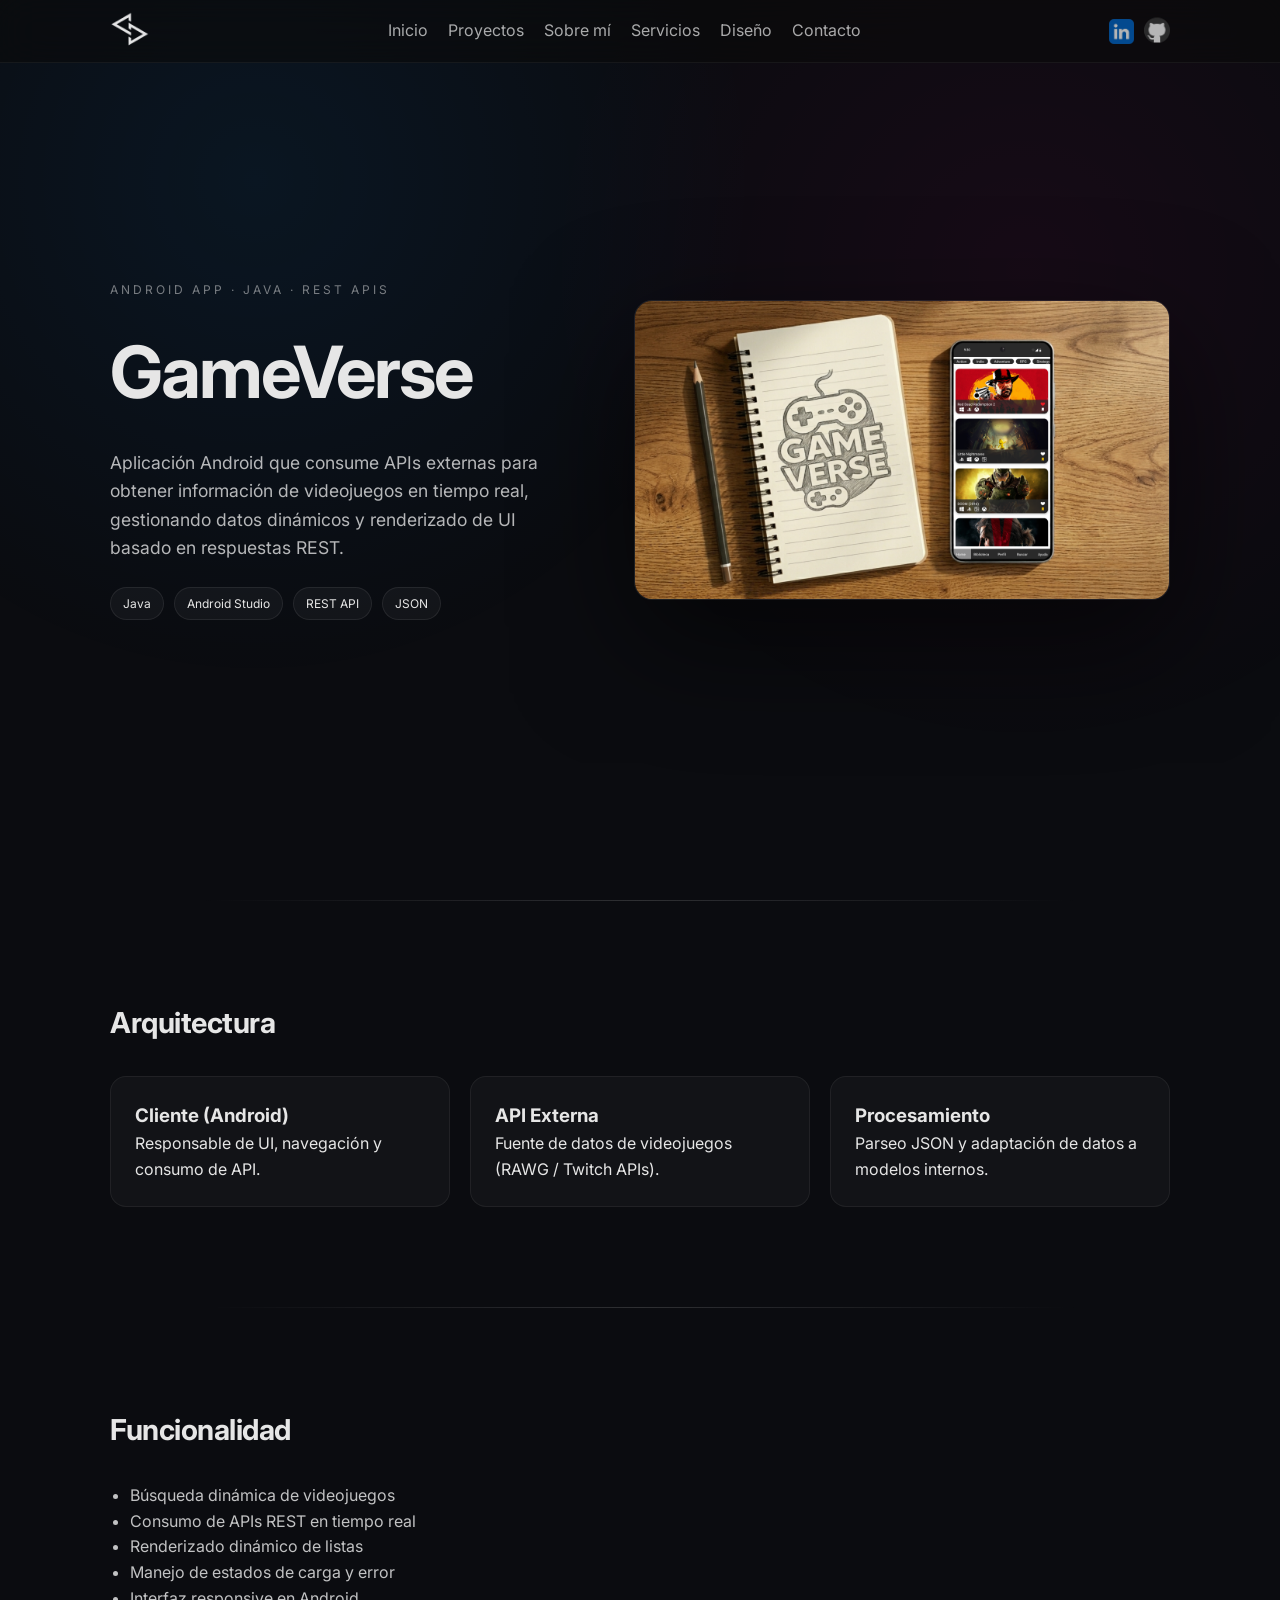
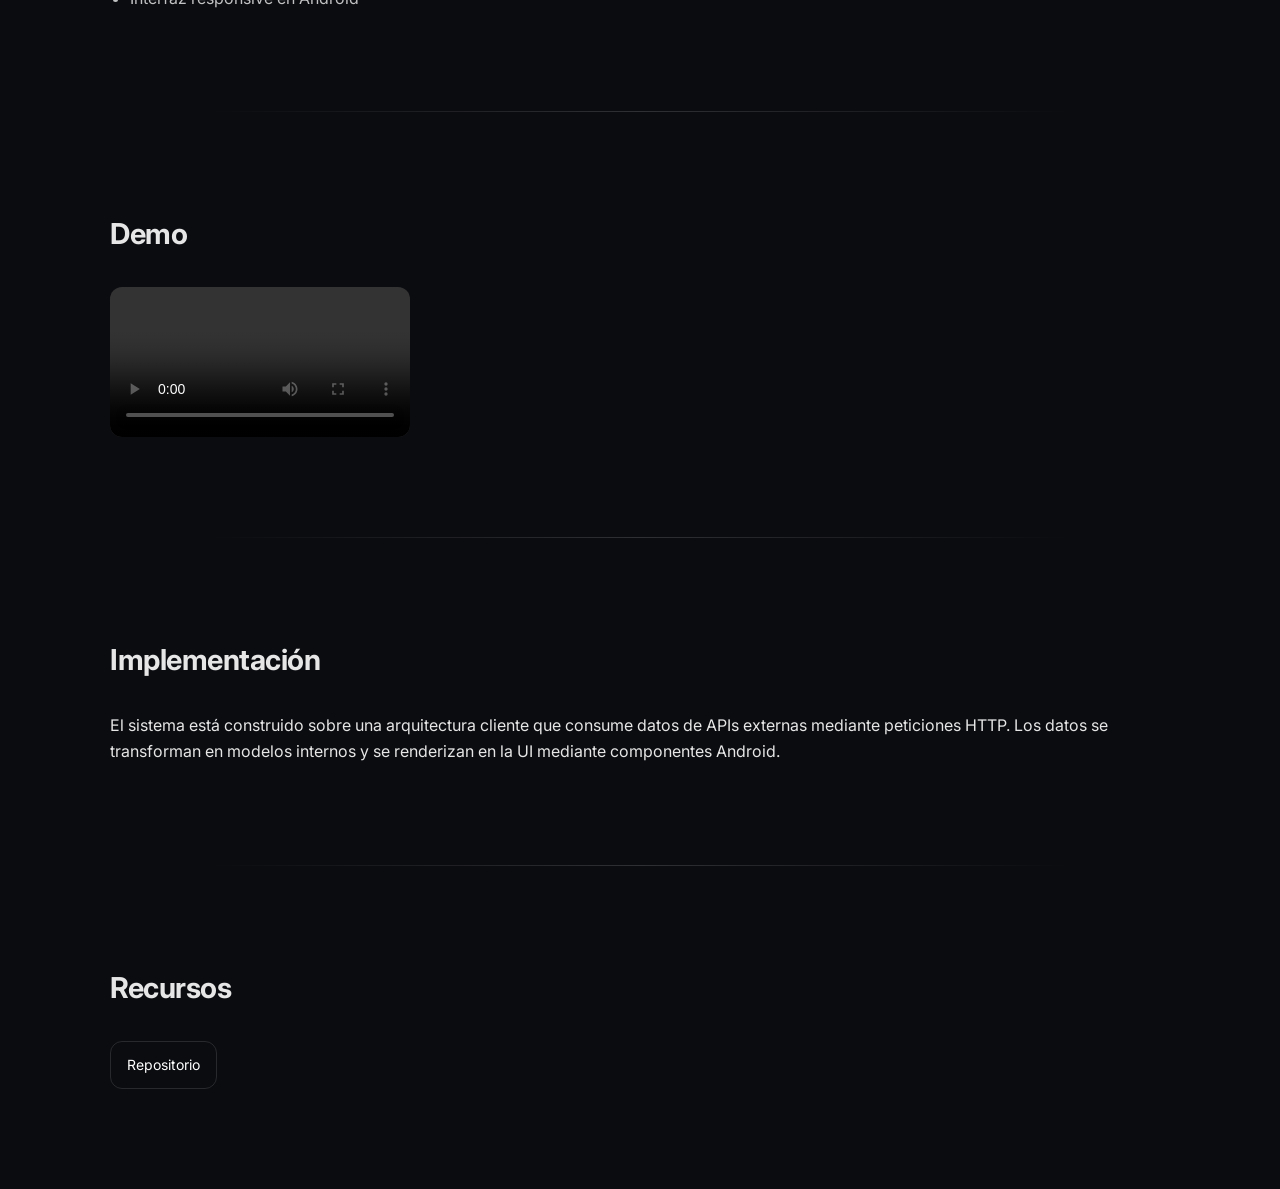
<file: gameverse.html>
<!DOCTYPE html>
<html lang="es">
<head>
    <meta charset="UTF-8">
    <meta name="viewport" content="width=device-width, initial-scale=1.0">
    <title>GameVerse - Proyecto</title>

    <link rel="icon" href="assets/img/logo.png" type="image/png">
    <link rel="stylesheet" href="css/styleprojects.css">
    <link rel="stylesheet" href="css/styles.css">
    <link href="https://fonts.googleapis.com/css2?family=Inter:wght@300;400;500;600&display=swap" rel="stylesheet">
</head>

<body>

<!-- NAVBAR -->
<header class="navbar">
    <div class="container nav-container">

        <div class="logo">
            <img src="assets/img/logo.png" alt="Logo">
        </div>

        <nav class="nav-menu">
            <a href="index.html#inicio">Inicio</a>
            <a href="index.html#projects">Proyectos</a>
            <a href="index.html#about">Sobre mí</a>
            <a href="index.html#services">Servicios</a>
            <a href="index.html#design">Diseño</a>
            <a href="index.html#contact">Contacto</a>
        </nav>

        <div class="nav-social">
            <a href="https://www.linkedin.com/in/carlos-duran-6600993ba/"><img src="assets/img/linkedin.png"></a>
            <a href="https://github.com/CarlosDF3?tab=overview&from=2026-04-01&to=2026-04-08"><img src="assets/img/github.png" class="github"></a>
        </div>

    </div>
</header>

<!-- HERO -->
<section class="hero container">

    <div class="hero-info">

        <div class="meta">
            Android App · Java · REST APIs
        </div>

        <h1>GameVerse</h1>

        <p class="desc">
            Aplicación Android que consume APIs externas para obtener información de videojuegos en tiempo real,
            gestionando datos dinámicos y renderizado de UI basado en respuestas REST.
        </p>

        <div class="stack">
            <span>Java</span>
            <span>Android Studio</span>
            <span>REST API</span>
            <span>JSON</span>
        </div>

    </div>

    <div class="hero-preview">
        <img class="hero-bg" src="assets/img/gameverse.png" alt="Vista previa de GameVerse">
    </div>

</section>

<!-- ARQUITECTURA -->
<section class="section container">

    <h2>Arquitectura</h2>

    <div class="grid">

        <div class="box">
            <h3>Cliente (Android)</h3>
            <p>Responsable de UI, navegación y consumo de API.</p>
        </div>

        <div class="box">
            <h3>API Externa</h3>
            <p>Fuente de datos de videojuegos (RAWG / Twitch APIs).</p>
        </div>

        <div class="box">
            <h3>Procesamiento</h3>
            <p>Parseo JSON y adaptación de datos a modelos internos.</p>
        </div>

    </div>

</section>

<!-- FUNCIONALIDAD -->
<section class="section container">

    <h2>Funcionalidad</h2>

    <ul class="list">
        <li>Búsqueda dinámica de videojuegos</li>
        <li>Consumo de APIs REST en tiempo real</li>
        <li>Renderizado dinámico de listas</li>
        <li>Manejo de estados de carga y error</li>
        <li>Interfaz responsive en Android</li>
    </ul>

</section>

<!-- DEMO -->
<section id="demo" class="section container">

    <h2>Demo</h2>

    <div class="demo-box">
        <video controls class="videoverse">
            <source src="assets/img/demo_verse.mp4" type="video/mp4">
        </video>
    </div>

</section>

<!-- IMPLEMENTACIÓN -->
<section class="section container">

    <h2>Implementación</h2>

    <p class="text">
        El sistema está construido sobre una arquitectura cliente que consume datos de APIs externas mediante
        peticiones HTTP. Los datos se transforman en modelos internos y se renderizan en la UI mediante componentes
        Android.
    </p>

</section>

<!-- LINKS -->
<section class="section container">

    <h2>Recursos</h2>

    <div class="buttons">
        <a href="https://github.com/CarlosDF3/Game-Verse" class="btn">Repositorio</a>
    </div>

</section>

</body>
</html>
</file>
<file: css/styleprojects.css>
* {
    margin: 0;
    padding: 0;
    box-sizing: border-box;
}

body {
    font-family: Inter, sans-serif;
    background: #0a0a0a;
    color: #eaeaea;
    line-height: 1.6;
}

/* ===== CONTAINER ===== */
.container {
    max-width: 1100px;
    margin: auto;
    padding: 100px 20px;
}

/* ===== BACKGROUND LAYER ===== */
body::before {
    content: "";
    position: fixed;
    inset: 0;
    background:
        radial-gradient(circle at 20% 20%, rgba(0, 140, 255, 0.08), transparent 40%),
        radial-gradient(circle at 80% 30%, rgba(255, 0, 150, 0.05), transparent 40%);
    z-index: -1;
}

/* ===== HERO ===== */
.hero {
    display: grid;
    grid-template-columns: 1.3fr 0.7fr;
    gap: 60px;
    align-items: center;
    min-height: 90vh;
}

/* ===== TEXTO HERO ===== */
.hero h1 {
    font-size: 5rem;
    font-weight: 700;
    letter-spacing: -2px;
}

.meta {
    font-size: 12px;
    letter-spacing: 3px;
    opacity: 0.5;
    text-transform: uppercase;
}

.desc {
    margin-top: 20px;
    font-size: 1.1rem;
    max-width: 520px;
    color: rgba(255,255,255,0.7);
}

/* ===== STACK ===== */
.stack {
    margin-top: 25px;
    display: flex;
    flex-wrap: wrap;
    gap: 10px;
}

.stack span {
    font-size: 12px;
    padding: 6px 12px;
    border-radius: 999px;
    background: rgba(255,255,255,0.04);
    border: 1px solid rgba(255,255,255,0.08);
}

/* ===== HERO PREVIEW (IMAGEN) ===== */
.hero-preview {
    display: flex;
    justify-content: center;
    align-items: center;
}

.hero-bg {
    width: 100%;
    max-width: 600px;
    height: auto;

    object-fit: cover;

    border-radius: 18px;
    border: 1px solid rgba(255,255,255,0.08);
    box-shadow: 0 40px 120px rgba(0,0,0,0.6);

    transition: transform 0.4s ease;
}

/* opcional: micro efecto pro */
.hero-preview:hover .hero-bg {
    transform: translateY(-6px);
}

/* ===== SECTIONS ===== */
.section h2 {
    font-size: 1.8rem;
    margin-bottom: 30px;
    letter-spacing: -0.5px;
}

/* ===== GRID ===== */
.grid {
    display: grid;
    grid-template-columns: repeat(3, 1fr);
    gap: 20px;
}

.box {
    padding: 24px;
    border-radius: 16px;
    background: rgba(255,255,255,0.03);
    border: 1px solid rgba(255,255,255,0.06);
    transition: 0.3s;
}

.box:hover {
    transform: translateY(-6px);
    border-color: rgba(255,255,255,0.2);
}

.demo-box video {
    width: 50%;
    max-width: 600px;
    height: auto;
    border-radius: 12px;
    display: block;
}

.demo-box .videoverse {
    width: 30%;
    max-width: 300px;
    height: auto;
}

/* ===== LIST ===== */
.list {
    padding-left: 20px;
    color: rgba(255,255,255,0.75);
}

/* ===== BUTTONS ===== */
.btn {
    display: inline-block;
    padding: 12px 18px;
    border-radius: 12px;
    border: 1px solid rgba(255,255,255,0.12);
    text-decoration: none;
    color: white;
    transition: 0.3s;
}

.btn:hover {
    transform: translateY(-3px);
    border-color: rgba(255,255,255,0.3);
}

.primary {
    background: white;
    color: black;
}
</file>
<file: css/styles.css>
* {
    margin: 0;
    padding: 0;
    box-sizing: border-box;
}

body {
    font-family: Inter, sans-serif;
    background: #0b0c10;
    color: #e6e6e6;
    line-height: 1.6;
}

.clic {
    cursor: pointer;
}

/* =====================
   CONTAINER
===================== */
.container {
    max-width: 1100px;
    margin: auto;
    padding: 100px 20px;
}

/* =====================
   NAVBAR
===================== */
.navbar {
    position: fixed;
    top: 0;
    width: 100%;
    height: 7%;
    background: rgba(10,10,10,0.6);
    backdrop-filter: blur(20px);
    border-bottom: 1px solid rgba(255,255,255,0.05);
    z-index: 1000;
}

.nav-container {
    display: flex;
    height: 100%;
    justify-content: space-between;
    align-items: center;
    padding: 14px 20px;
}

.nav-menu {
    display: flex;
    gap: 20px;
}

.nav-menu a {
    color: rgba(255,255,255,0.65);
    text-decoration: none;
    font-size: 16px;
    transition: 0.25s;
}

.nav-menu a:hover {
    color: white;
}

.nav-social {
    display: flex;
    align-items: center;
}

.nav-social img {
    display: block;
    height: 25px;
    margin-left: 10px;
    opacity: 0.7;
    transition: 0.25s;
}

.nav-social img.github {
    transform: translateY(-1.5px);
}


.nav-social img:hover {
    opacity: 1;
}

.logo img {
    height: 40px;
    width: auto;
    opacity: 0.9;
    transition: 0.3s;
    display: block;
}

.logo img:hover {
    opacity: 1;
    transform: scale(1.05);
}

/* =====================
   HERO
===================== */
.hero {
    min-height: 100vh;
    display: flex;
    align-items: center;
}

.hero-grid {
    display: grid;
    grid-template-columns: 1.2fr 0.8fr;
    gap: 60px;
    align-items: center;
}

/* LEFT */
.hero-meta {
    font-size: 12px;
    letter-spacing: 3px;
    color: rgba(255,255,255,0.4);
    text-transform: uppercase;
}

.hero h1 {
    font-size: 4.5rem;
    letter-spacing: -2px;
    margin: 15px 0;
}

.hero-subtitle {
    font-size: 1.1rem;
    color: rgba(255,255,255,0.7);
    max-width: 520px;
}

/* BUTTONS */
.hero-buttons {
    margin-top: 25px;
    display: flex;
    gap: 12px;
}

.btn {
    padding: 12px 16px;
    border-radius: 12px;
    border: 1px solid rgba(255,255,255,0.12);
    color: white;
    text-decoration: none;
    font-size: 14px;
    transition: 0.3s;
    cursor: pointer;
}

.btn:hover {
    background: white;
    color: black;
    transform: translateY(-3px);
    border-color: rgba(255,255,255,0.3);
}

.primary {
    background: white;
    color: black;
}

.design-btn {
    margin-top: 20px;
}

/* RIGHT STACK */
.hero-right {
    display: flex;
    justify-content: center;
    align-items: center;
    position: relative;
}

.hero-logo-wrapper {
    position: relative;
    display: inline-block;
}

.logo-base {
    width: 260px;
    height: auto;
    display: block;
}
.hero-logo {
    width: 400px;
    height: auto;
    display: block;

    filter: drop-shadow(0 0 6px rgba(228, 244, 255, 0.795))
            drop-shadow(0 0 14px rgba(70, 155, 212, 0.815));

    opacity: 0.65;
    transition: 0.3s ease;
}

.hero-logo-wrapper::after {
    content: "";
    position: absolute;
    top: 0;
    left: -60%;
    width: 50%;
    height: 100%;

    background: linear-gradient(
        120deg,
        transparent,
        rgba(255, 240, 180, 0.25),
        transparent
    );

    transform: skewX(-20deg);
    opacity: 0;

    
    mask-image: url("assets/img/logo.png");
    mask-repeat: no-repeat;
    mask-size: contain;
    mask-position: center;

    -webkit-mask-image: url("assets/img/logo.png");
    -webkit-mask-repeat: no-repeat;
    -webkit-mask-size: contain;
    -webkit-mask-position: center;
}

.hero-logo-wrapper:hover::after {
    opacity: 1;
    animation: shine 0.8s ease;
}

@keyframes shine {
    0% {
        left: -60%;
    }
    100% {
        left: 120%;
    }
}


/* =====================
   SECTIONS
===================== */
.section {
    position: relative;
}

/* line */
.section::before {
    content: "";
    position: absolute;
    top: 0;
    left: 50%;
    transform: translateX(-50%);
    width: 80%;
    height: 1px;

    background: linear-gradient(
        to right,
        transparent,
        rgba(255,255,255,0.15),
        transparent
    );

    box-shadow: 0 0 10px rgba(255,255,255,0.08);
}

.section-head h2 {
    font-size: 2rem;
    margin-bottom: 20px;
}

.section-head p {
    color: rgba(255,255,255,0.6);
}

/* =====================
   PROJECTS
===================== */
.projects-grid {
    display: grid;
    grid-template-columns: repeat(3, 1fr);
    gap: 20px;
    margin-top: 40px;
}

.project-card {
    position: relative;
    overflow: hidden;
    padding: 22px;
    border-radius: 16px;
    background: rgba(255,255,255,0.03);
    border: 1px solid rgba(255,255,255,0.06);
    text-decoration: none;
    color: white;
    transition: 0.3s;
    z-index: 0;
}

.project-image {
    position: absolute;
    left: 50%;
    top: 100%;

    width: 100%;
    height: 100%;

    transform: translate(-50%, 0);
    opacity: 0;

    background-size: cover;
    background-position: center;

    border-radius: 12px;

    transition: all 0.5s ease;
    pointer-events: none;

    z-index: 2;
}

.project-card:hover .project-image {
    top: 50%;
    transform: translate(-50%, -50%);
    opacity: 1;
}

.project-card > *:not(.project-image) {
    position: relative;
    z-index: 3;
}
.project-card:nth-child(1) .project-image {
    background-image: url("../assets/img/gameverse.png");
}

.project-card:nth-child(2) .project-image {
    background-image: url("../assets/img/projectevent.png");
}

.project-card:nth-child(3) .project-image {
    background-image: url("../assets/img/gameapp.png");
}

.project-card:hover {
    transform: translateY(-6px);
    border-color: rgba(255,255,255,0.2);
}

.project-tag {
    font-size: 11px;
    letter-spacing: 2px;
    color: rgba(255,255,255,0.4);
    margin-bottom: 10px;
}

/* =====================
   ABOUT
===================== */
.about-grid {
    display: grid;
    grid-template-columns: 1fr 1.5fr;
    gap: 50px;
    align-items: center;
}
.about-img {
    width: 100%;
    height: 400px;
    overflow: hidden;
    border-radius: 16px;
    border: 1px solid rgba(255,255,255,0.08);
}

.about-img img {
    width: 100%;
    height: 100%;
    object-fit: cover;
    border-radius: 16px;
    border: 1px solid rgba(255,255,255,0.08);
}

.about-text p {
    color: rgba(255,255,255,0.75);
    margin-bottom: 15px;
}

.skills {
    margin-top: 20px;
    padding-left: 20px;
    color: rgba(255,255,255,0.7);
}

/* =====================
   SERVICES
===================== */
.services-grid {
    display: grid;
    grid-template-columns: repeat(4, 1fr);
    gap: 20px;
}

.service-card {
    padding: 20px;
    border-radius: 16px;
    background: rgba(255,255,255,0.03);
    border: 1px solid rgba(255,255,255,0.06);
    transition: 0.3s;
}

.service-card:hover {
    transform: translateY(-6px);
    border-color: rgba(255,255,255,0.2);
}

/* =====================
   CONTACT
===================== */
.contact-grid {
    display: grid;
    grid-template-columns: 1fr 1fr;
    gap: 50px;
    width: min(75vw, 1200px);
    align-items: start;
}

#contact .container {
    padding-top: 120px;
}

#contact .container > h2 {
    grid-column: 1;
    padding-left: 5px;
}

#contact h2 {
    font-size: 2rem;
}

.contact-left {
    grid-column: 1;
}

.contact-form {
    grid-column: 2;
    display: flex;
    flex-direction: column;
    gap: 12px;
}

.contact-form input,
.contact-form textarea {
    background: rgba(255,255,255,0.03);
    border: 1px solid rgba(255,255,255,0.08);
    padding: 12px;
    border-radius: 10px;
    color: white;
}

.contact-form input:focus,
.contact-form textarea:focus {
    outline: none;
    border-color: rgba(255,255,255,0.3);
}

@media (max-width: 900px) {
    .contact-grid {
        width: 100%;
        grid-template-columns: 1fr;
    }

    #contact .container > h2,
    .contact-left,
    .contact-form {
        grid-column: auto;
    }
}
</file>
